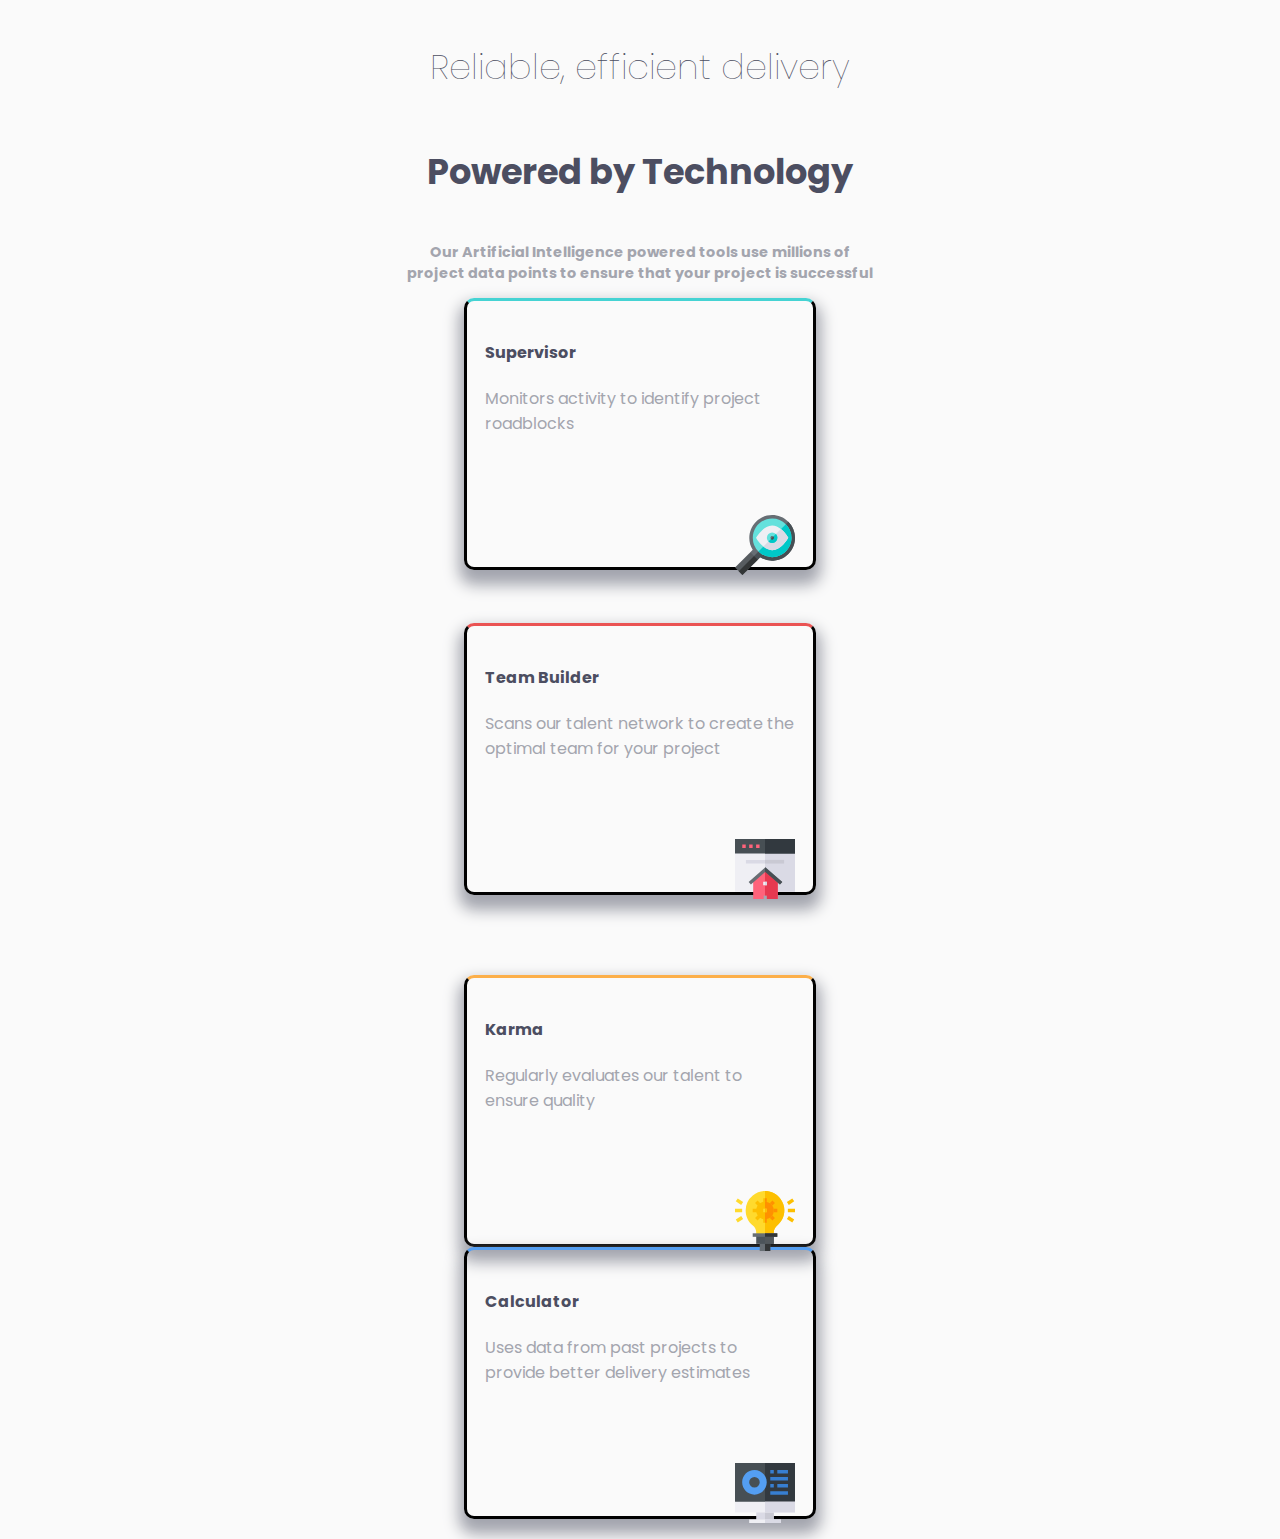
<file: index.html>
<!DOCTYPE html>
<html lang="en">
  <head>
    <meta charset="UTF-8">
    <meta name="viewport" content="width=device-width, initial-scale=1.0" />
    <title>Frontend Mentor | Four card feature section</title>
    <link
      rel="icon"
      type="image/png"
      sizes="32x32"
      href="./images/favicon-32x32.png"
    />
    <link
      href="https://cdn.jsdelivr.net/npm/bootstrap@5.3.0/dist/css/bootstrap.min.css"
      rel="stylesheet"
      integrity="sha384-9ndCyUaIbzAi2FUVXJi0CjmCapSmO7SnpJef0486qhLnuZ2cdeRhO02iuK6FUUVM"
      crossorigin="anonymous"
    />
    <link rel="stylesheet" href="styles.css" />
  </head>
  <body>
    <main>
      <div class="container text-left">
        <h1>Reliable, efficient delivery</h1>
        <h2 class="sub-heading">Powered by Technology</h2>
        <h3 class="sub2" >
          Our Artificial Intelligence powered tools use millions of project data
           points to ensure that your project is successful</h3>
        <div class="row">
          <div class="col d-flex align-items-center">
            <div class="card card1" style="width: 22rem">
              <div class="card-body">
                <h4 class="card-title">Supervisor</h4>
                <p class="card-text">
                  Monitors activity to identify project roadblocks
                </p>
                <img
                  src="./images/icon-supervisor.svg"
                  class="card-img"
                  alt="card-image"
                />
              </div>
            </div>
          </div>
          <div class="col justify-items-center">
            <div class="card card2" style="width: 22rem">
              <div class="card-body">
                <h4 class="card-title">Team Builder</h4>
                <p class="card-text">
                  Scans our talent network to create the optimal team for your
                  project
                </p>
                <img
                  src="./images/icon-team-builder.svg"
                  class="card-img"
                  alt="card-image"
                />
              </div>
            </div>
            <div class="card card3" style="width: 22rem">
              <div class="card-body">
                <h4 class="card-title">Karma</h4>
                <p class="card-text">
                  Regularly evaluates our talent to ensure quality
                </p>
                <img src="./images/icon-karma.svg" class="card-img" alt="..." />
              </div>
            </div>
          </div>
          <div class="col d-flex align-items-center">
            <div class="card card4" style="width: 22rem">
              <div class="card-body">
                <h4 class="card-title">Calculator</h4>
                <p class="card-text">
                  Uses data from past projects to provide better delivery
                  estimates
                </p>
                <img
                  src="./images/icon-calculator.svg"
                  class="card-img"
                  alt="card-image"
                />
              </div>
            </div>
          </div>
        </div>
      </div>
    </main>
    <script
      src="https://cdn.jsdelivr.net/npm/bootstrap@5.3.0/dist/js/bootstrap.bundle.min.js"
      integrity="sha384-geWF76RCwLtnZ8qwWowPQNguL3RmwHVBC9FhGdlKrxdiJJigb/j/68SIy3Te4Bkz"
      crossorigin="anonymous"
    ></script>
  </body>
</html>
</file>
<file: styles.css>
@import url('https://fonts.googleapis.com/css2?family=Poppins:wght@200;400;600&display=swap');

* {
  box-sizing: border-box;
}

body {
  margin: 0;
  color: black;
  background-color: hsl(0, 0%, 98%);
  font-family: 'Poppins', sans-serif;
}
.container {
  min-height: 100vh;
  padding: 0 0.5rem;
  display: flex;
  justify-content: center;
  align-items: center;
  flex-direction: column;
}
main {
  padding: 1rem;
}
.card{
  height: 17rem;
  padding:5%;
  border-radius: 10px;
  -webkit-box-shadow: 0px 10px 15px 5px hsl(229, 6%, 66%);
   box-shadow: 0px 10px 15px 5px hsl(229, 6%, 66%);
}
h1 {
  font-size: 2.2rem;
  font-weight: 100;
  text-align: center;
  color:hsl(234, 12%, 34%)
}
h2 {
  font-size: 2.2rem;
  text-align: center;
  color:hsl(234, 12%, 34%)

}
h3{
  font-size: 0.9rem;
  text-align: center;
}
h4{
  font-weight: bold;
}
.sub-heading{
  font-weight: bold;
}
.sub2{
  color: hsl(229, 6%, 66%);
  width:30rem;


}
.card-title{
  color:hsl(234, 12%, 34%);
}
.card-body{
  color: hsl(229, 6%, 66%);
}
.card1 {
  border-top: hsl(180, 62%, 55%);
  border-style: solid;
}
.card2 {
  border-top: hsl(0, 78%, 62%);
  border-style: solid;
  margin-top: 15%;

}
.card3 {
  border-top: hsl(34, 97%, 64%);
  border-style: solid;
  margin-top: 5rem;
}
.card4 {
  border-top: hsl(212, 86%, 64%);
  border-style: solid;
}
.card-img {
  height: 60px;
  width: 60px;
  margin-top: 20%;
  float: right;
}
@media (max-width: 600px) {
  h1 {
    font-size: 1.5rem;
  }
  h2{
    font-size: 1.5rem;

  }
  .sub2{
    font-size: 1.3rem;
    width:auto
  }
  .card1{
    margin-top:15% ;
  }
  .card2{
    margin-top: 0%;
  }
  .card3{
    margin-top: 0rem;
  }
  .card{
    margin-bottom: 5%;
  }
}
</file>
